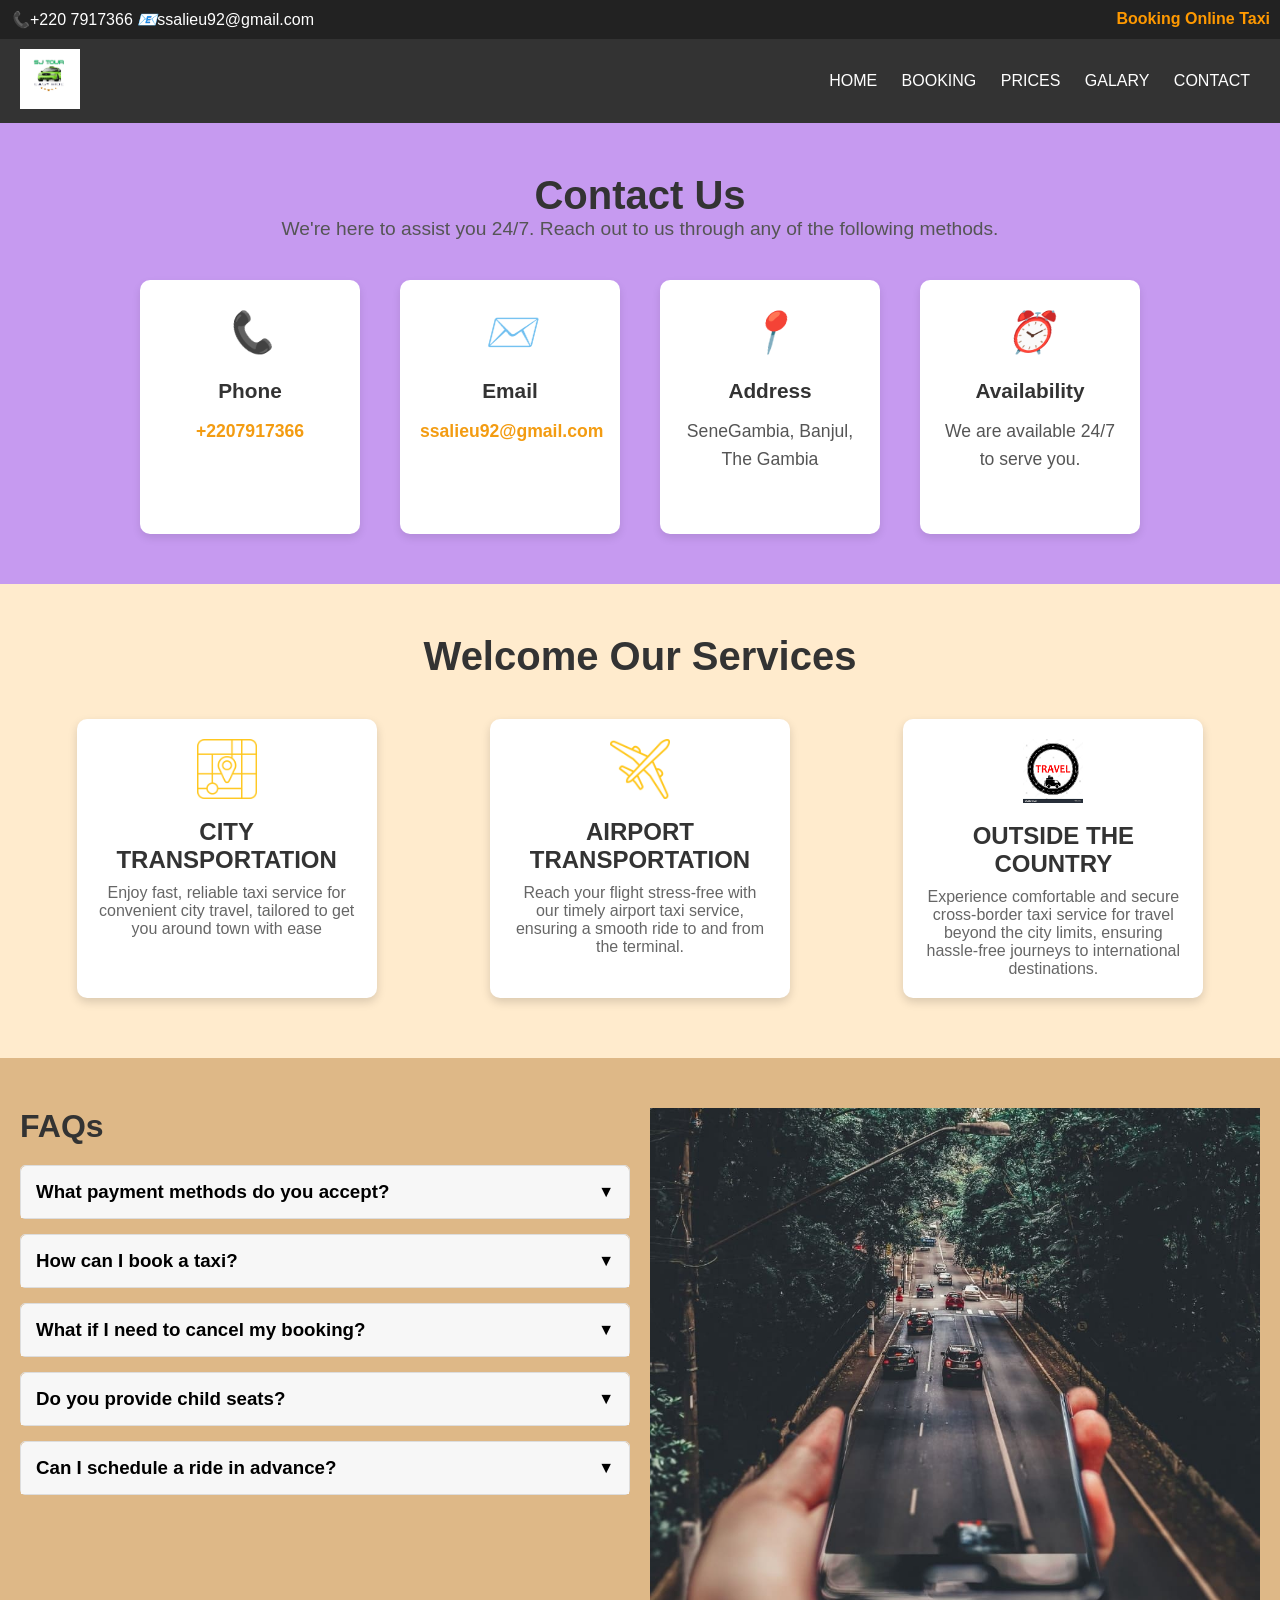
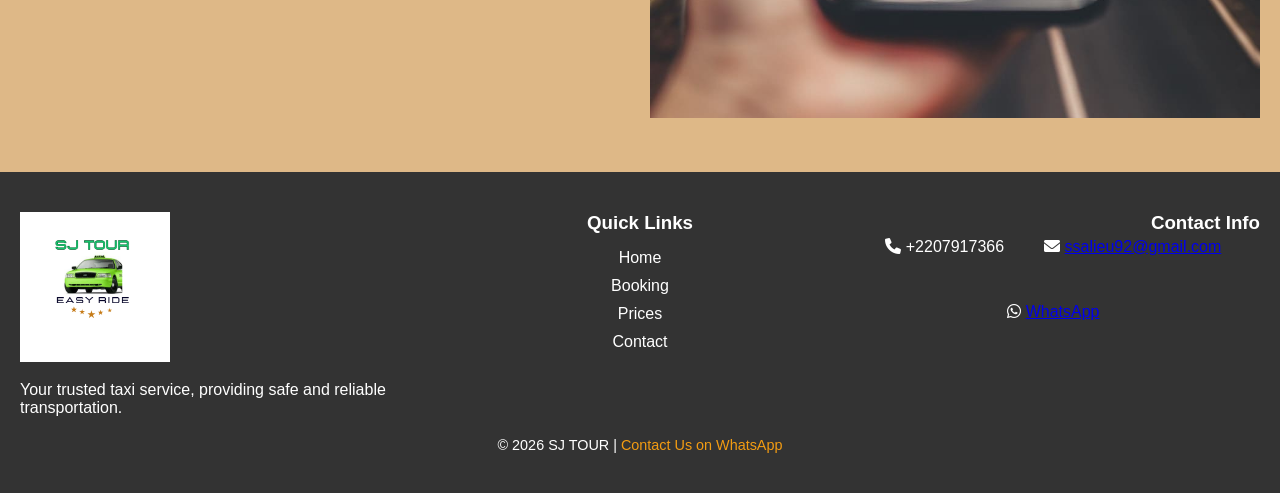
<file: contact.html>
<!DOCTYPE html>
<html lang="en">
<head>
    <meta charset="UTF-8">
    <meta name="viewport" content="width=device-width, initial-scale=1.0">
    <title>Contact US</title>
    <link rel="stylesheet" href="styles.css">
    <link rel="stylesheet" href="https://cdnjs.cloudflare.com/ajax/libs/font-awesome/6.0.0-beta3/css/all.min.css">

</head>
<body>

    <!-- Top Contact Bar -->
    <div class="top-bar">
        <div class="top-bar-left">
            <i class="phone-icon">📞</i><span>+220 7917366</span>
            <i class="email-icon">📧</i><span>ssalieu92@gmail.com</span>
        </div>
        <div class="top-bar-right">
            <a href="booking.html" class="booking-link">Booking Online Taxi</a>
        </div>
    </div>

    <!-- Navigation Bar -->
    <header>
        <div class="header-left">
            <img src="sj.png" alt="Taxi Logo" class="logo">
        </div>
        <nav class="header-right">
            <a href="index.html">HOME</a>
            <a href="booking.html">BOOKING</a>
            <a href="prices.html">PRICES</a>
            <a href="galary.html">GALARY</a>
            <a href="contact.html">CONTACT</a>
        </nav>
    </header>

<!-- Hero Section -->
<section class="contact-section">
    <h1>Contact Us</h1>
    <p>We're here to assist you 24/7. Reach out to us through any of the following methods.</p>

    <div class="contact-info">
        <div class="contact-item">
            <i class="icon-phone"></i>
            <h3>Phone</h3>
            <p><a href="tel:+2207007785">+2207917366</a></p>
        </div>

        <div class="contact-item">
            <i class="icon-envelope"></i>
            <h3>Email</h3>
            <p><a href="mailto:blayeras@hotmail.com">ssalieu92@gmail.com</a></p>
        </div>

        <div class="contact-item">
            <i class="icon-location"></i>
            <h3>Address</h3>
            <p>SeneGambia, Banjul, The Gambia</p>
        </div>

        <div class="contact-item">
            <i class="icon-clock"></i>
            <h3>Availability</h3>
            <p>We are available 24/7 to serve you.</p>
        </div>
    </div>
</section>


<section class="services">
    <h2>Welcome Our Services</h2>
    <div class="services-container">
        <div class="service-item">
            <div class="service-icon">
                <img src="cityride.png" alt="Service Icon 1">
            </div>
            <h3>CITY TRANSPORTATION</h3>
            <p>Enjoy fast, reliable taxi service for convenient city travel, tailored to get you around town with ease</p>
        </div>
        <div class="service-item">
            <div class="service-icon">
                <img src="airportride.png" alt="Service Icon 2">
            </div>
            <h3>AIRPORT TRANSPORTATION</h3>
            <p>Reach your flight stress-free with our timely airport taxi service, ensuring a smooth ride to and from the terminal.</p>
        </div>
        <div class="service-item">
            <div class="service-icon">
                <img src="outsidecountry.png" alt="Service Icon 3">
            </div>
            <h3>OUTSIDE THE COUNTRY</h3>
            <p>Experience comfortable and secure cross-border taxi service for travel beyond the city limits, ensuring hassle-free journeys to international destinations.</p>
        </div>
    </div>
</section>

<section class="faqs">
    <div class="faqs-container">
        <div class="faqs-left">
            <h2>FAQs</h2>
            <div class="faq-item">
                <div class="faq-title" onclick="toggleFAQ(1)">
                    <h3>What payment methods do you accept?</h3>
                    <span class="arrow">&#9660;</span>
                </div>
                <div class="faq-content" id="faq-1">
                    <p>We accept cash and major credit cards for your convenience.</p>
                </div>
            </div>
            
            <div class="faq-item">
                <div class="faq-title" onclick="toggleFAQ(2)">
                    <h3>How can I book a taxi?</h3>
                    <span class="arrow">&#9660;</span>
                </div>
                <div class="faq-content" id="faq-2">
                    <p>You can book a taxi through our website or mobile app easily.</p>
                </div>
            </div>
            <div class="faq-item">
                <div class="faq-title" onclick="toggleFAQ(3)">
                    <h3>What if I need to cancel my booking?</h3>
                    <span class="arrow">&#9660;</span>
                </div>
                <div class="faq-content" id="faq-3">
                    <p>You can cancel your booking through your account on our website.</p>
                </div>
            </div>
            <div class="faq-item">
                <div class="faq-title" onclick="toggleFAQ(4)">
                    <h3>Do you provide child seats?</h3>
                    <span class="arrow">&#9660;</span>
                </div>
                <div class="faq-content" id="faq-4">
                    <p>Yes, we can provide child seats upon request at the time of booking.</p>
                </div>
            </div>
            <div class="faq-item">
                <div class="faq-title" onclick="toggleFAQ(5)">
                    <h3>Can I schedule a ride in advance?</h3>
                    <span class="arrow">&#9660;</span>
                </div>
                <div class="faq-content" id="faq-5">
                    <p>Absolutely! You can schedule your ride for any time you need.</p>
                </div>
            </div>
        </div>
        <div class="faqs-right">
            <img src="FAQS.jpg" alt="FAQs Image">
        </div>
    </div>
</section>

<footer>
    <div class="footer-container">
        <div class="footer-left">
            <img src="sj.png" alt="Logo" class="footer-logo">
            <p>Your trusted taxi service, providing safe and reliable transportation.</p>
        </div>
        <div class="footer-middle">
            <h3>Quick Links</h3>
            <ul>
                <li><a href="index.html">Home</a></li>
                <li><a href="booking.html">Booking</a></li>
                <li><a href="prices.html">Prices</a></li>
                <li><a href="contact.html">Contact</a></li>
            </ul>
        </div>
        <div class="footer-right">
            <h3>Contact Info</h3>
            <div class="contact-info">
                <p><i class="fas fa-phone"></i> +2207917366</p>
                <p><i class="fas fa-envelope"></i> <a href="mailto:example@example.com">ssalieu92@gmail.com</a></p>
                <p><i class="fab fa-whatsapp"></i> <a href="https://wa.me/2203717366"> WhatsApp</a></p>
            </div>
        </div>
    </div>
    <div class="footer-bottom">
        <p>&copy; 2026 SJ TOUR | <a href="https://wa.me/2203717366">Contact Us on WhatsApp</a></p>
    </div>
</footer>


    
<script src="script.js"></script>
</body>
</html>
</file>
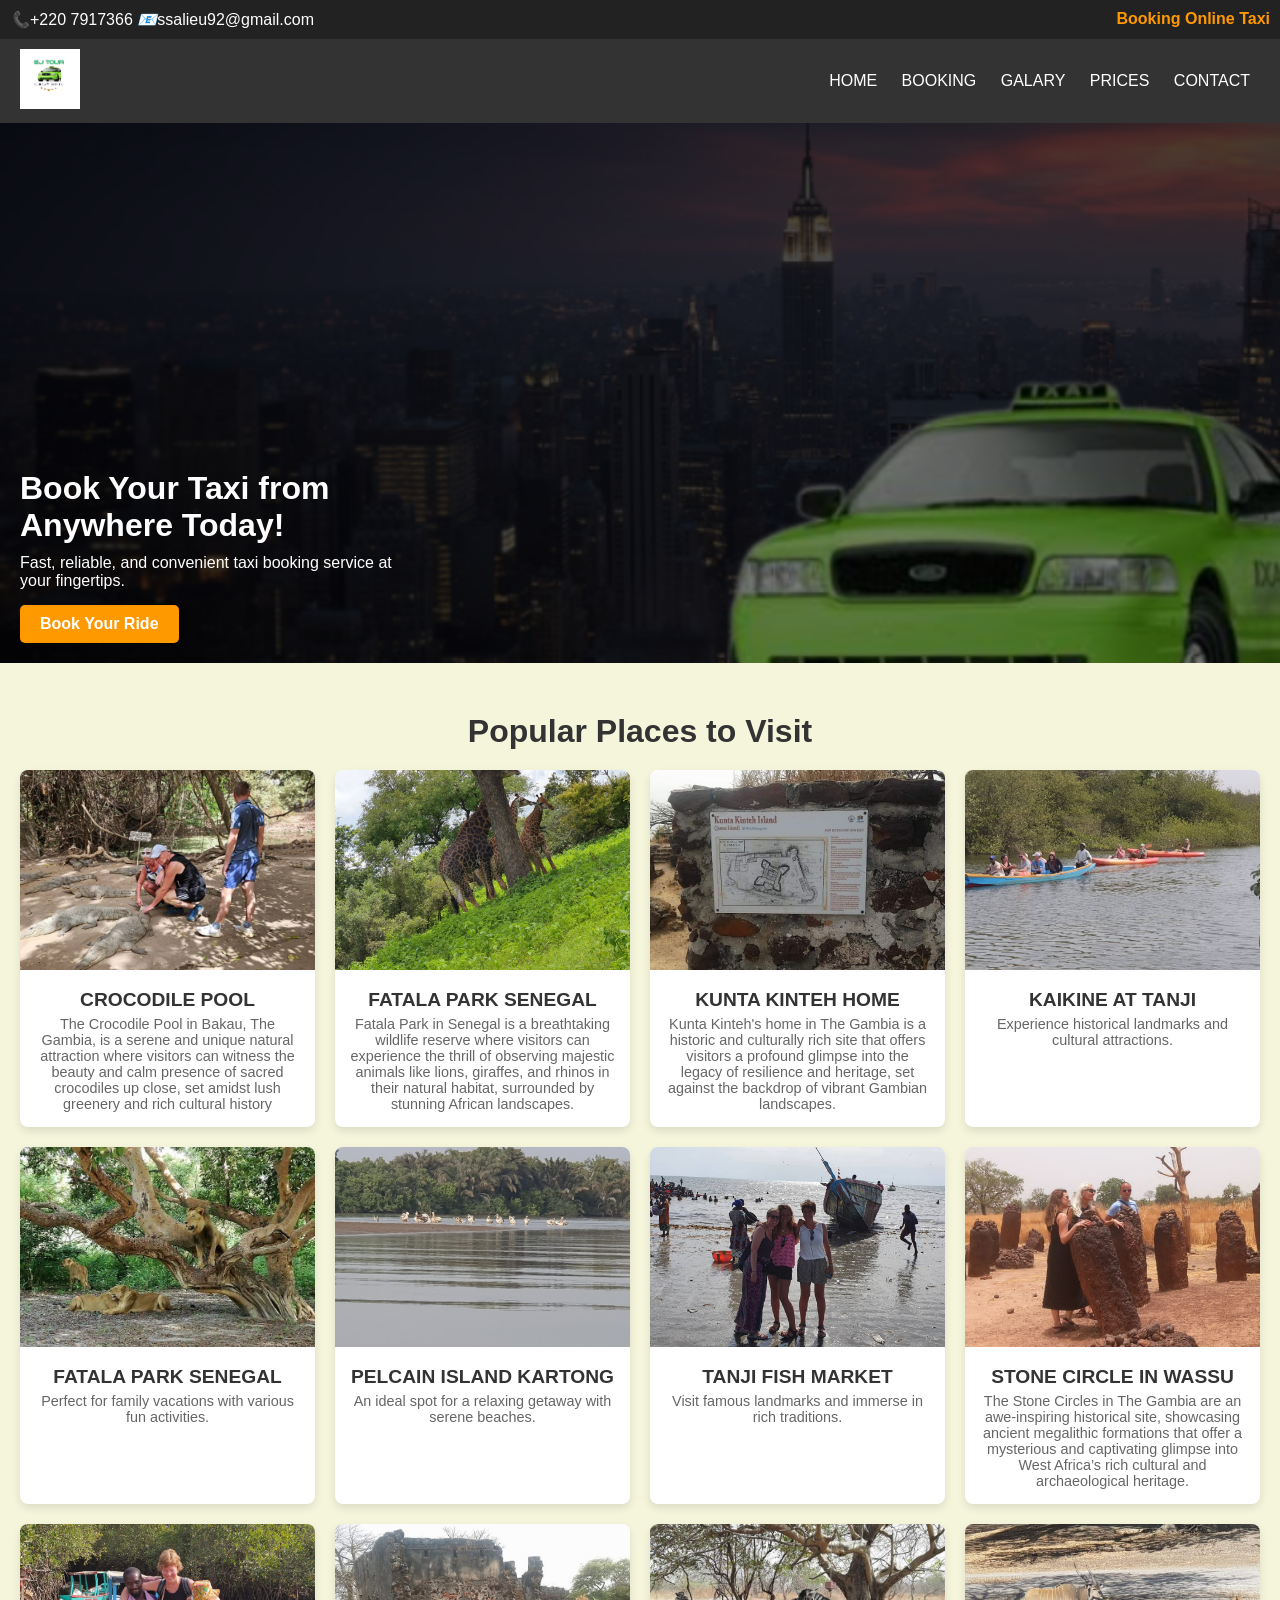
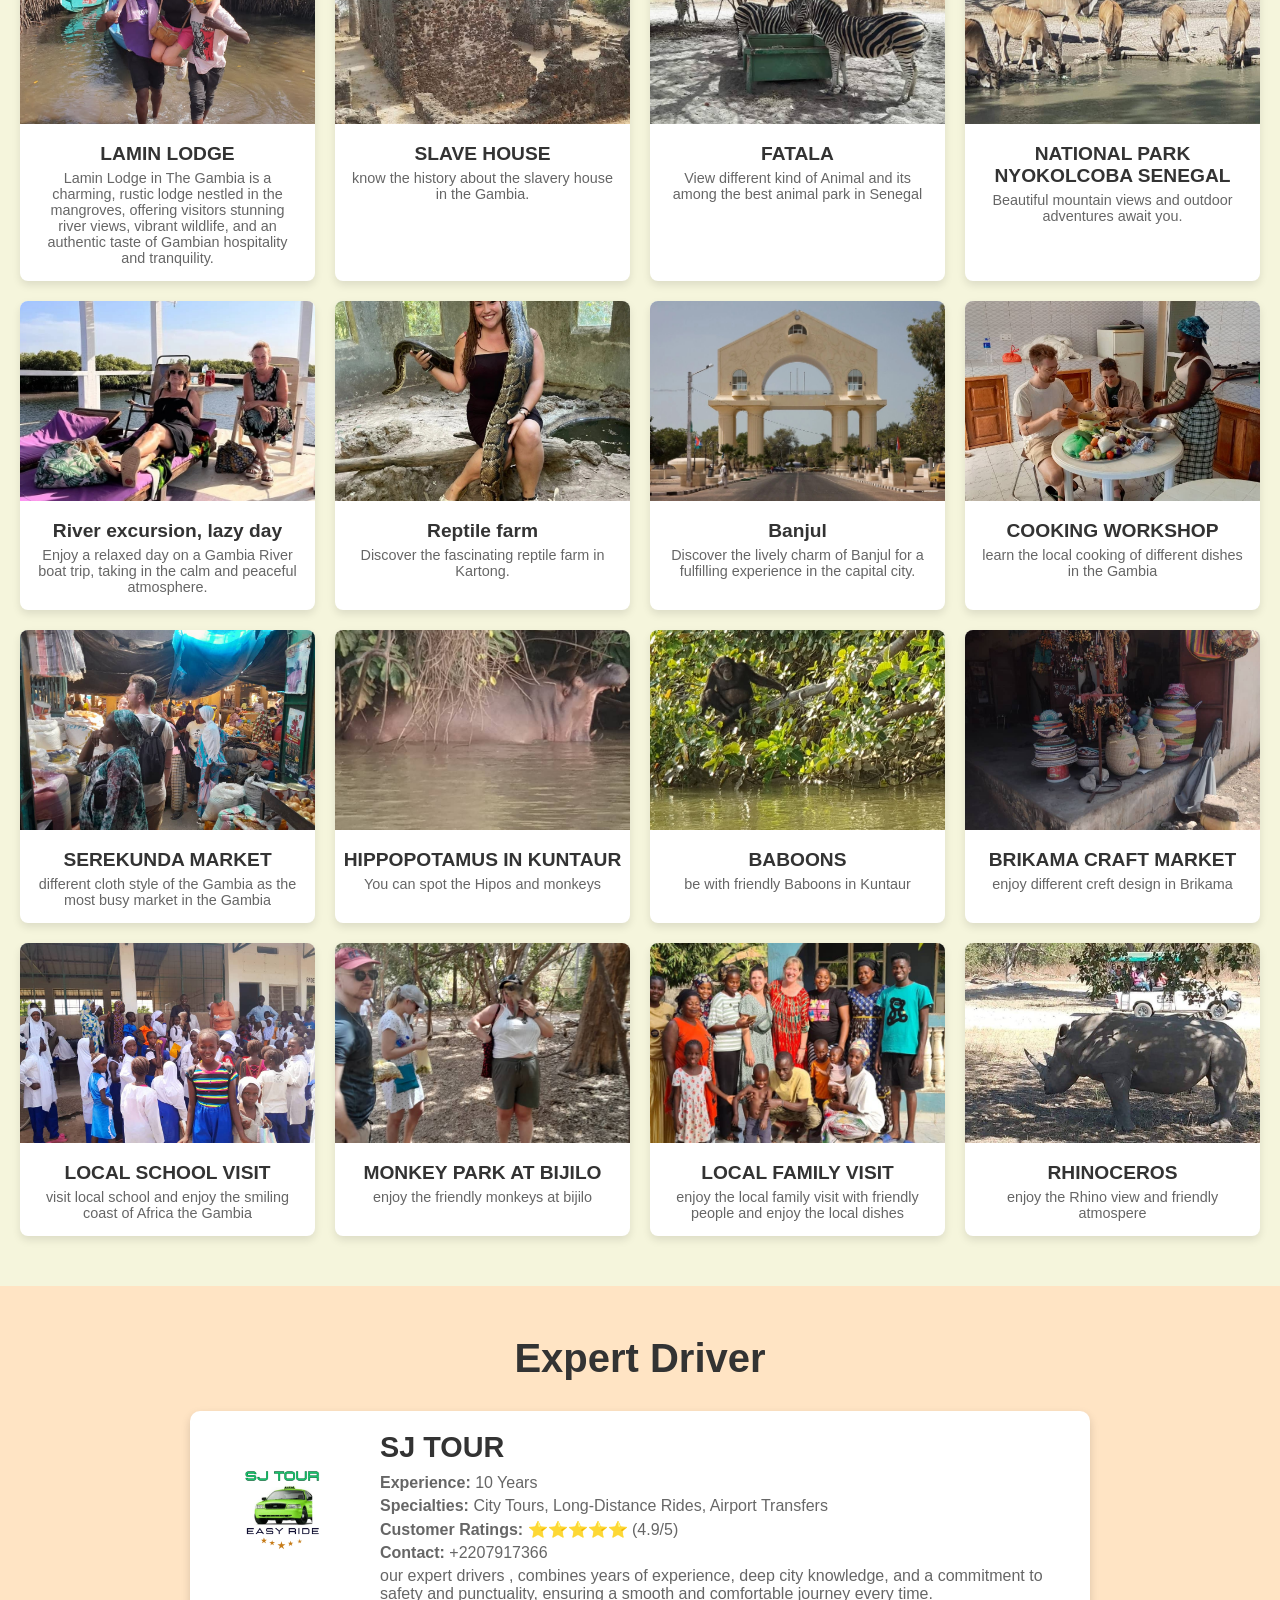
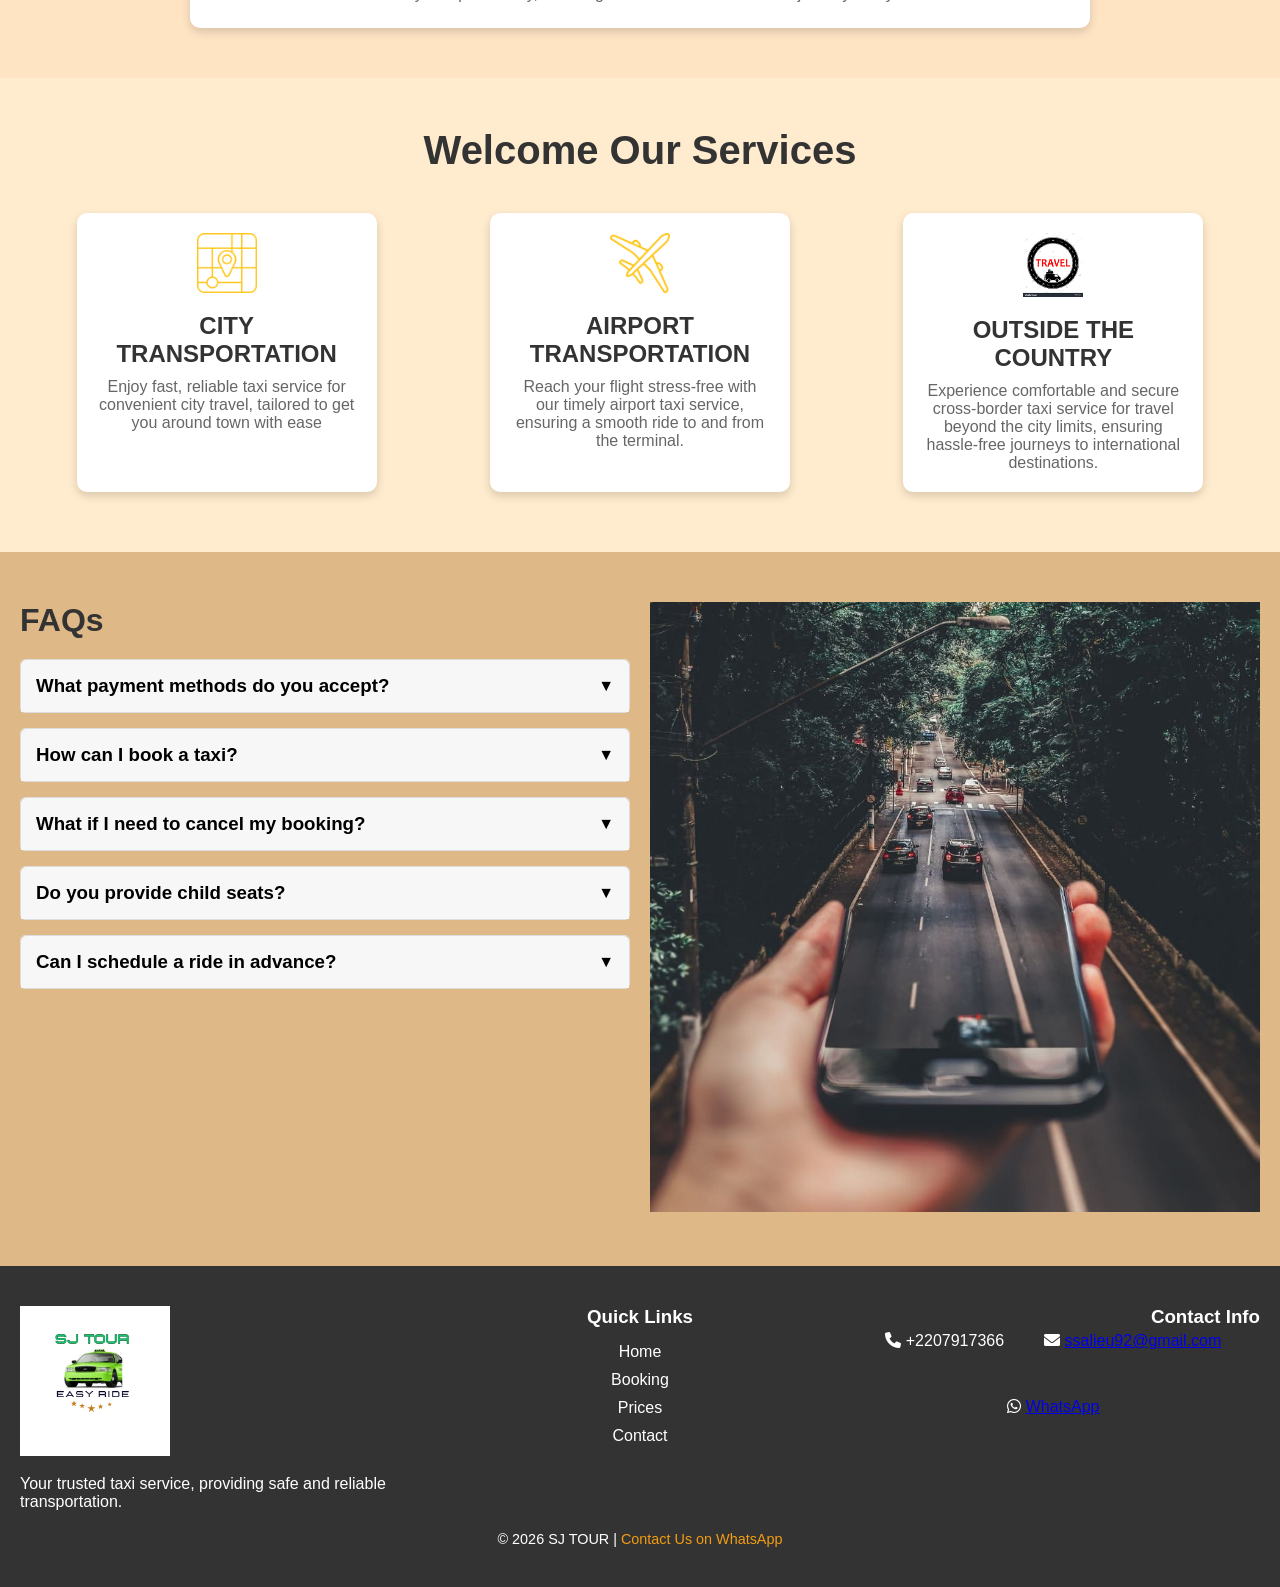
<file: galary.html>
<!DOCTYPE html>
<html lang="en">
<head>
    <meta charset="UTF-8">
    <meta name="viewport" content="width=device-width, initial-scale=1.0">
    <title> SJ TOUR Taxi Booking Service</title>
    <link rel="stylesheet" href="styles.css">
    <link rel="stylesheet" href="https://cdnjs.cloudflare.com/ajax/libs/font-awesome/6.0.0-beta3/css/all.min.css">

</head>
<body>

    <!-- Top Contact Bar -->
    <div class="top-bar">
        <div class="top-bar-left">
            <i class="phone-icon">📞</i><span>+220 7917366</span>
            <i class="email-icon">📧</i><span>ssalieu92@gmail.com</span>
        </div>
        <div class="top-bar-right">
            <a href="booking.html" class="booking-link">Booking Online Taxi</a>
        </div>
    </div>

    <!-- Navigation Bar -->
    <header>
        <div class="header-left">
           <a href="index.html"> <img src="sj.png" alt="Taxi Logo" class="logo"></a>
        </div>
        <nav class="header-right">
            <a href="index.html">HOME</a>
            <a href="booking.html">BOOKING</a>
            <a href="galary.html">GALARY</a>
            <a href="prices.html">PRICES</a>
            <a href="contact.html">CONTACT</a>
        </nav>
    </header>

<!-- Hero Section -->
<section class="hero-section">
    <img src="firstimage.png" alt="Taxi booking background" class="hero-image">
    <div class="hero-content">
        <h1>Book Your Taxi from Anywhere Today!</h1>
        <p>Fast, reliable, and convenient taxi booking service at your fingertips.</p>
        <a href="booking.html" class="book-ride-btn">Book Your Ride</a>
    </div>
</section>

<section class="places-to-visit">
    <h2>Popular Places to Visit</h2>
    <div class="places-grid">
        <!-- Row 1 -->
        <div class="place-item">
            <img src="crocodilepool.jpg" alt="Place 1">
            <h3>CROCODILE POOL</h3>
            <p>The Crocodile Pool in Bakau, The Gambia, is a serene and unique natural attraction where visitors can witness the beauty and calm presence of sacred crocodiles up close, set amidst lush greenery and rich cultural history</p>
        </div>
        <div class="place-item">
            <img src="Giraphy.jpg" alt="Place 2">
            <h3>FATALA PARK SENEGAL</h3>
            <p>Fatala Park in Senegal is a breathtaking wildlife reserve where visitors can experience the thrill of observing majestic animals like lions, giraffes, and rhinos in their natural habitat, surrounded by stunning African landscapes.</p>
        </div>
        <div class="place-item">
            <img src="kuntakinteh.jpg" alt="Place 3">
            <h3>KUNTA KINTEH HOME</h3>
            <p>Kunta Kinteh's home in The Gambia is a historic and culturally rich site that offers visitors a profound glimpse into the legacy of resilience and heritage, set against the backdrop of vibrant Gambian landscapes.</p>
        </div>
        
        <!-- Row 2 -->
        <div class="place-item">
            <img src="kaikine.jpg" alt="Place 4">
            <h3>KAIKINE AT TANJI</h3>
            <p>Experience historical landmarks and cultural attractions.</p>
        </div>
        <div class="place-item">
            <img src="lions.jpg" alt="Place 5">
            <h3>FATALA PARK SENEGAL</h3>
            <p>Perfect for family vacations with various fun activities.</p>
        </div>
        <div class="place-item">
            <img src="seaview.jpg" alt="Place 6">
            <h3>PELCAIN ISLAND KARTONG</h3>
            <p>An ideal spot for a relaxing getaway with serene beaches.</p>
        </div>
        
        <!-- Row 3 (if needed) -->
        <div class="place-item">
            <img src="tanji.jpg" alt="Place 7">
            <h3>TANJI FISH MARKET</h3>
            <p>Visit famous landmarks and immerse in rich traditions.</p>
        </div>
        <div class="place-item">
            <img src="stonecircle.jpg" alt="Place 8">
            <h3>STONE CIRCLE IN WASSU</h3>
            <p>The Stone Circles in The Gambia are an awe-inspiring historical site, showcasing ancient megalithic formations that offer a mysterious and captivating glimpse into West Africa’s rich cultural and archaeological heritage.</p>
        </div>
        <div class="place-item">
            <img src="laminsea.jpg" alt="Place 9">
            <h3>LAMIN LODGE</h3>
            <p>Lamin Lodge in The Gambia is a charming, rustic lodge nestled in the mangroves, offering visitors stunning river views, vibrant wildlife, and an authentic taste of Gambian hospitality and tranquility.</p>
        </div>
        <div class="place-item">
            <img src="slave.jpg" alt="Place 9">
            <h3>SLAVE HOUSE</h3>
            <p> know the history about the slavery house in the Gambia.</p>
        </div>
        <div class="place-item">
            <img src="zibra.jpg" alt="Place 9">
            <h3>FATALA</h3>
            <p>View different kind of Animal and its among the best animal park in Senegal</p>
        </div>
        <div class="place-item">
            <img src="smallanimal.jpg" alt="Place 9">
            <h3>NATIONAL PARK NYOKOLCOBA SENEGAL</h3>
            <p>Beautiful mountain views and outdoor adventures await you.</p>
        </div>
        
        <div class="place-item">
            <img src="lazyday.png" alt="Place 9">
            <h3>River excursion, lazy day</h3>
            <p>Enjoy a relaxed day on a Gambia River boat trip, taking in the calm and peaceful atmosphere.</p>
        </div>
        <div class="place-item">
            <img src="reptile farm.png" alt="Place 9">
            <h3>Reptile farm</h3>
            <p>Discover the fascinating reptile farm in Kartong.</p>
        </div>
        <div class="place-item">
            <img src="banjul.png" alt="Place 9">
            <h3>Banjul</h3>
            <p>Discover the lively charm of Banjul for a fulfilling experience in the capital city.</p>
        </div>
        <div class="place-item">
            <img src="cooking.jpg" alt="Place 9">
            <h3>COOKING WORKSHOP</h3>
            <p>learn the local cooking of different dishes in the Gambia</p>
        </div>
        <div class="place-item">
            <img src="serekundamarket.jpg" alt="Place 9">
            <h3>SEREKUNDA MARKET</h3>
            <p>different cloth style of the Gambia as the most busy market in the Gambia</p>
        </div>
        <div class="place-item">
            <img src="hipo.jpg" alt="Place 9">
            <h3>HIPPOPOTAMUS IN KUNTAUR</h3>
            <p>You can spot the Hipos and monkeys</p>
        </div>
        <div class="place-item">
            <img src="babonisland.jpg" alt="Place 9">
            <h3>BABOONS</h3>
            <p>be with friendly Baboons in Kuntaur</p>
        </div>
        <div class="place-item">
            <img src="brikama.jpg" alt="Place 9">
            <h3>BRIKAMA CRAFT MARKET</h3>
            <p>enjoy different creft design in Brikama </p>
        </div>
        <div class="place-item">
            <img src="localschool.jpg" alt="Place 9">
            <h3>LOCAL SCHOOL VISIT</h3>
            <p>visit local school and enjoy the smiling coast of Africa the Gambia</p>
        </div>
        <div class="place-item">
            <img src="monkeyPark.jpg" alt="Place 9">
            <h3>MONKEY PARK AT BIJILO</h3>
            <p>enjoy the friendly monkeys at bijilo </p>
        </div>
        <div class="place-item">
            <img src="familyVisit.jpg" alt="Place 9">
            <h3>LOCAL FAMILY VISIT</h3>
            <p>enjoy the local family visit with friendly people and enjoy the local dishes</p>
        </div>
        <div class="place-item">
            <img src="safary.jpg" alt="Place 9">
            <h3>RHINOCEROS</h3>
            <p>enjoy the Rhino view and friendly atmospere </p>
        </div>
    </div>
</section>

<section class="expert-driver">
    <h2>Expert Driver</h2>
    <div class="driver-profile">
        <div class="driver-image">
            <img src="sj.png" alt="Expert Driver">
        </div>
        <div class="driver-details">
            <h3>SJ TOUR</h3>
            <p><strong>Experience:</strong> 10 Years</p>
            <p><strong>Specialties:</strong> City Tours, Long-Distance Rides, Airport Transfers</p>
            <p><strong>Customer Ratings:</strong> ⭐⭐⭐⭐⭐ (4.9/5)</p>
            <p><strong>Contact:</strong> +2207917366</p>
            <p>our expert drivers , combines years of experience, deep city knowledge, and a commitment to safety and punctuality, ensuring a smooth and comfortable journey every time.</p>
        </div>
    </div>
</section>

<section class="services">
    <h2>Welcome Our Services</h2>
    <div class="services-container">
        <div class="service-item">
            <div class="service-icon">
                <img src="cityride.png" alt="Service Icon 1">
            </div>
            <h3>CITY TRANSPORTATION</h3>
            <p>Enjoy fast, reliable taxi service for convenient city travel, tailored to get you around town with ease</p>
        </div>
        <div class="service-item">
            <div class="service-icon">
                <img src="airportride.png" alt="Service Icon 2">
            </div>
            <h3>AIRPORT TRANSPORTATION</h3>
            <p>Reach your flight stress-free with our timely airport taxi service, ensuring a smooth ride to and from the terminal.</p>
        </div>
        <div class="service-item">
            <div class="service-icon">
                <img src="outsidecountry.png" alt="Service Icon 3">
            </div>
            <h3>OUTSIDE THE COUNTRY</h3>
            <p>Experience comfortable and secure cross-border taxi service for travel beyond the city limits, ensuring hassle-free journeys to international destinations.</p>
        </div>
    </div>
</section>

<section class="faqs">
    <div class="faqs-container">
        <div class="faqs-left">
            <h2>FAQs</h2>
            <div class="faq-item">
                <div class="faq-title" onclick="toggleFAQ(1)">
                    <h3>What payment methods do you accept?</h3>
                    <span class="arrow">&#9660;</span>
                </div>
                <div class="faq-content" id="faq-1">
                    <p>We accept cash and major credit cards for your convenience.</p>
                </div>
            </div>
            
            <div class="faq-item">
                <div class="faq-title" onclick="toggleFAQ(2)">
                    <h3>How can I book a taxi?</h3>
                    <span class="arrow">&#9660;</span>
                </div>
                <div class="faq-content" id="faq-2">
                    <p>You can book a taxi through our website or mobile app easily.</p>
                </div>
            </div>
            <div class="faq-item">
                <div class="faq-title" onclick="toggleFAQ(3)">
                    <h3>What if I need to cancel my booking?</h3>
                    <span class="arrow">&#9660;</span>
                </div>
                <div class="faq-content" id="faq-3">
                    <p>You can cancel your booking through your account on our website.</p>
                </div>
            </div>
            <div class="faq-item">
                <div class="faq-title" onclick="toggleFAQ(4)">
                    <h3>Do you provide child seats?</h3>
                    <span class="arrow">&#9660;</span>
                </div>
                <div class="faq-content" id="faq-4">
                    <p>Yes, we can provide child seats upon request at the time of booking.</p>
                </div>
            </div>
            <div class="faq-item">
                <div class="faq-title" onclick="toggleFAQ(5)">
                    <h3>Can I schedule a ride in advance?</h3>
                    <span class="arrow">&#9660;</span>
                </div>
                <div class="faq-content" id="faq-5">
                    <p>Absolutely! You can schedule your ride for any time you need.</p>
                </div>
            </div>
        </div>
        <div class="faqs-right">
            <img src="FAQS.jpg" alt="FAQs Image">
        </div>
    </div>
</section>

<footer>
    <div class="footer-container">
        <div class="footer-left">
            <img src="sj.png" alt="Logo" class="footer-logo">
            <p>Your trusted taxi service, providing safe and reliable transportation.</p>
        </div>
        <div class="footer-middle">
            <h3>Quick Links</h3>
            <ul>
                <li><a href="index.html">Home</a></li>
                <li><a href="booking.html">Booking</a></li>
                <li><a href="prices.html">Prices</a></li>
                <li><a href="contact.html">Contact</a></li>
            </ul>
        </div>
        <div class="footer-right">
            <h3>Contact Info</h3>
            <div class="contact-info">
                <p><i class="fas fa-phone"></i> +2207917366</p>
                <p><i class="fas fa-envelope"></i> <a href="mailto:example@example.com">ssalieu92@gmail.com</a></p>
                <p><i class="fab fa-whatsapp"></i> <a href="https://wa.me/2203717366"> WhatsApp</a></p>
            </div>
        </div>
    </div>
    <div class="footer-bottom">
        <p>&copy; 2026 SJ TOUR | <a href="https://wa.me/2203717366">Contact Us on WhatsApp</a></p>
    </div>
</footer>


    
<script src="script.js"></script>
</body>
</html>
</file>
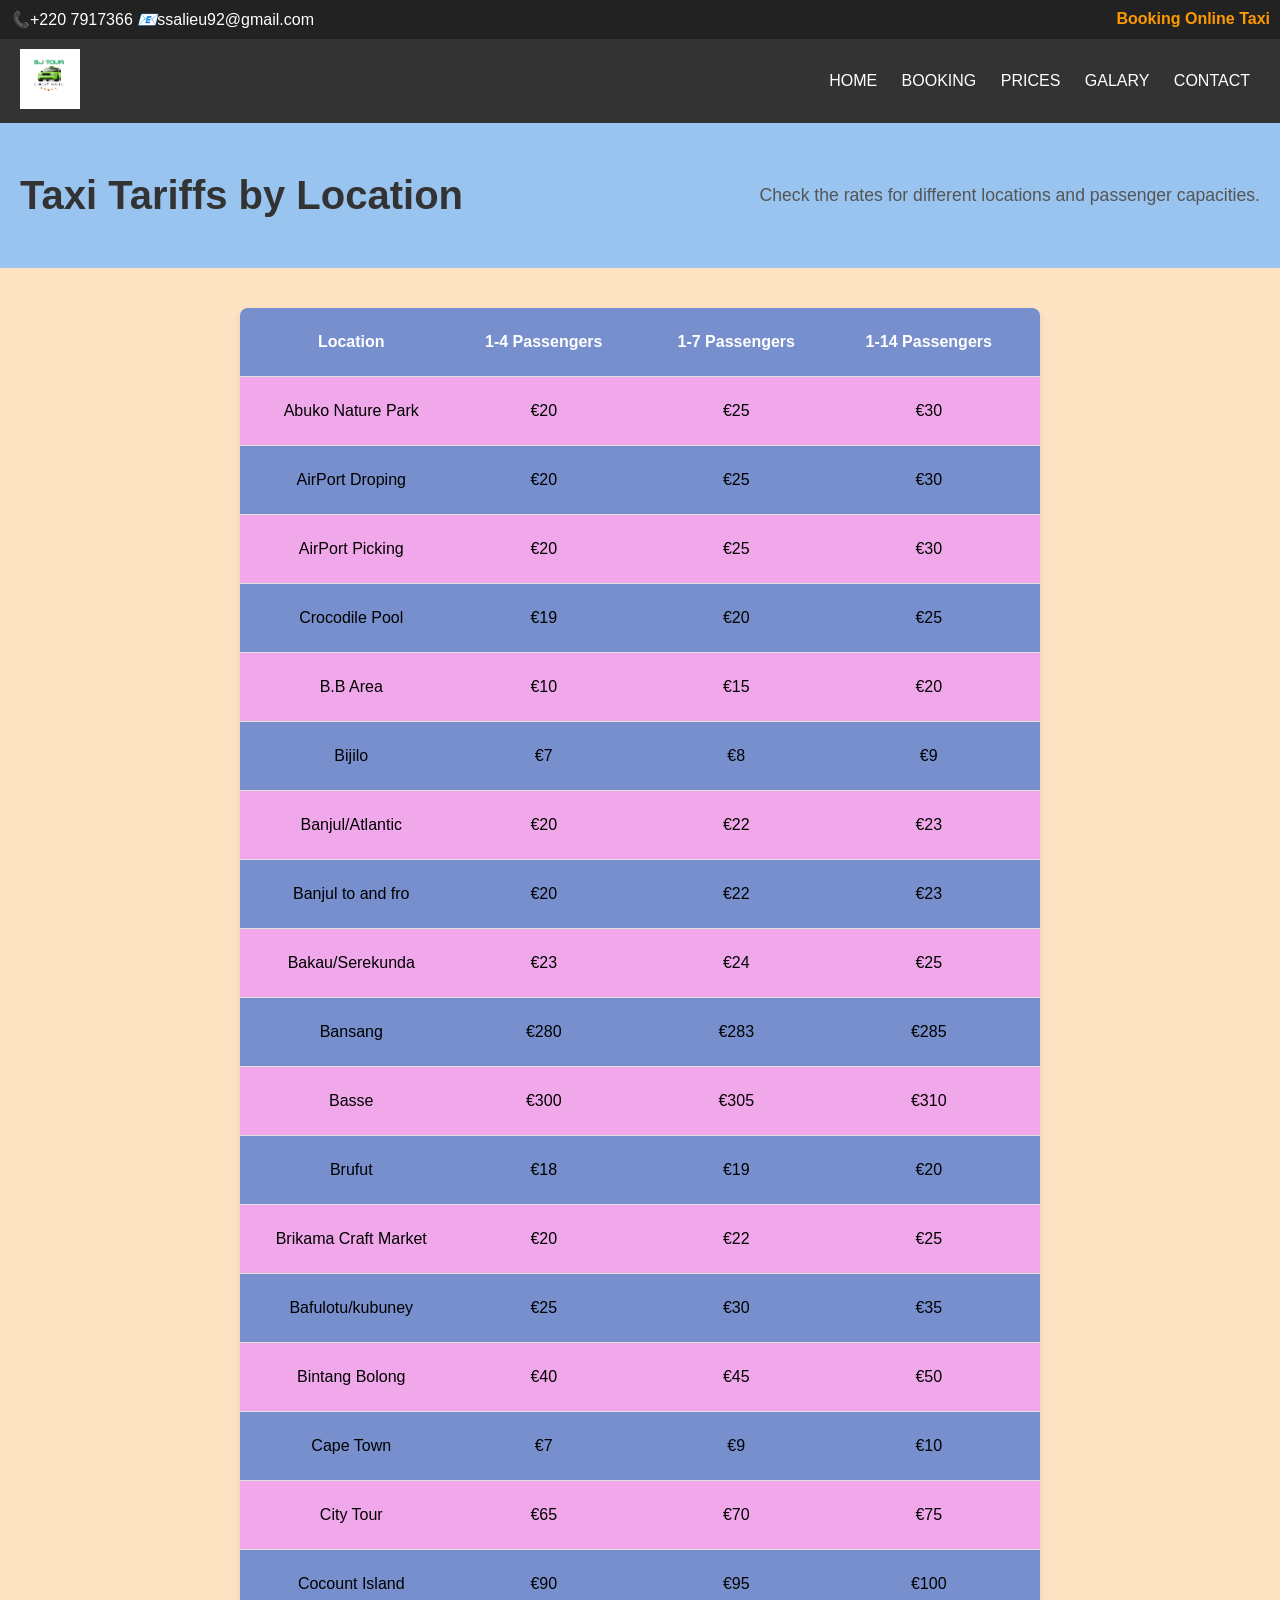
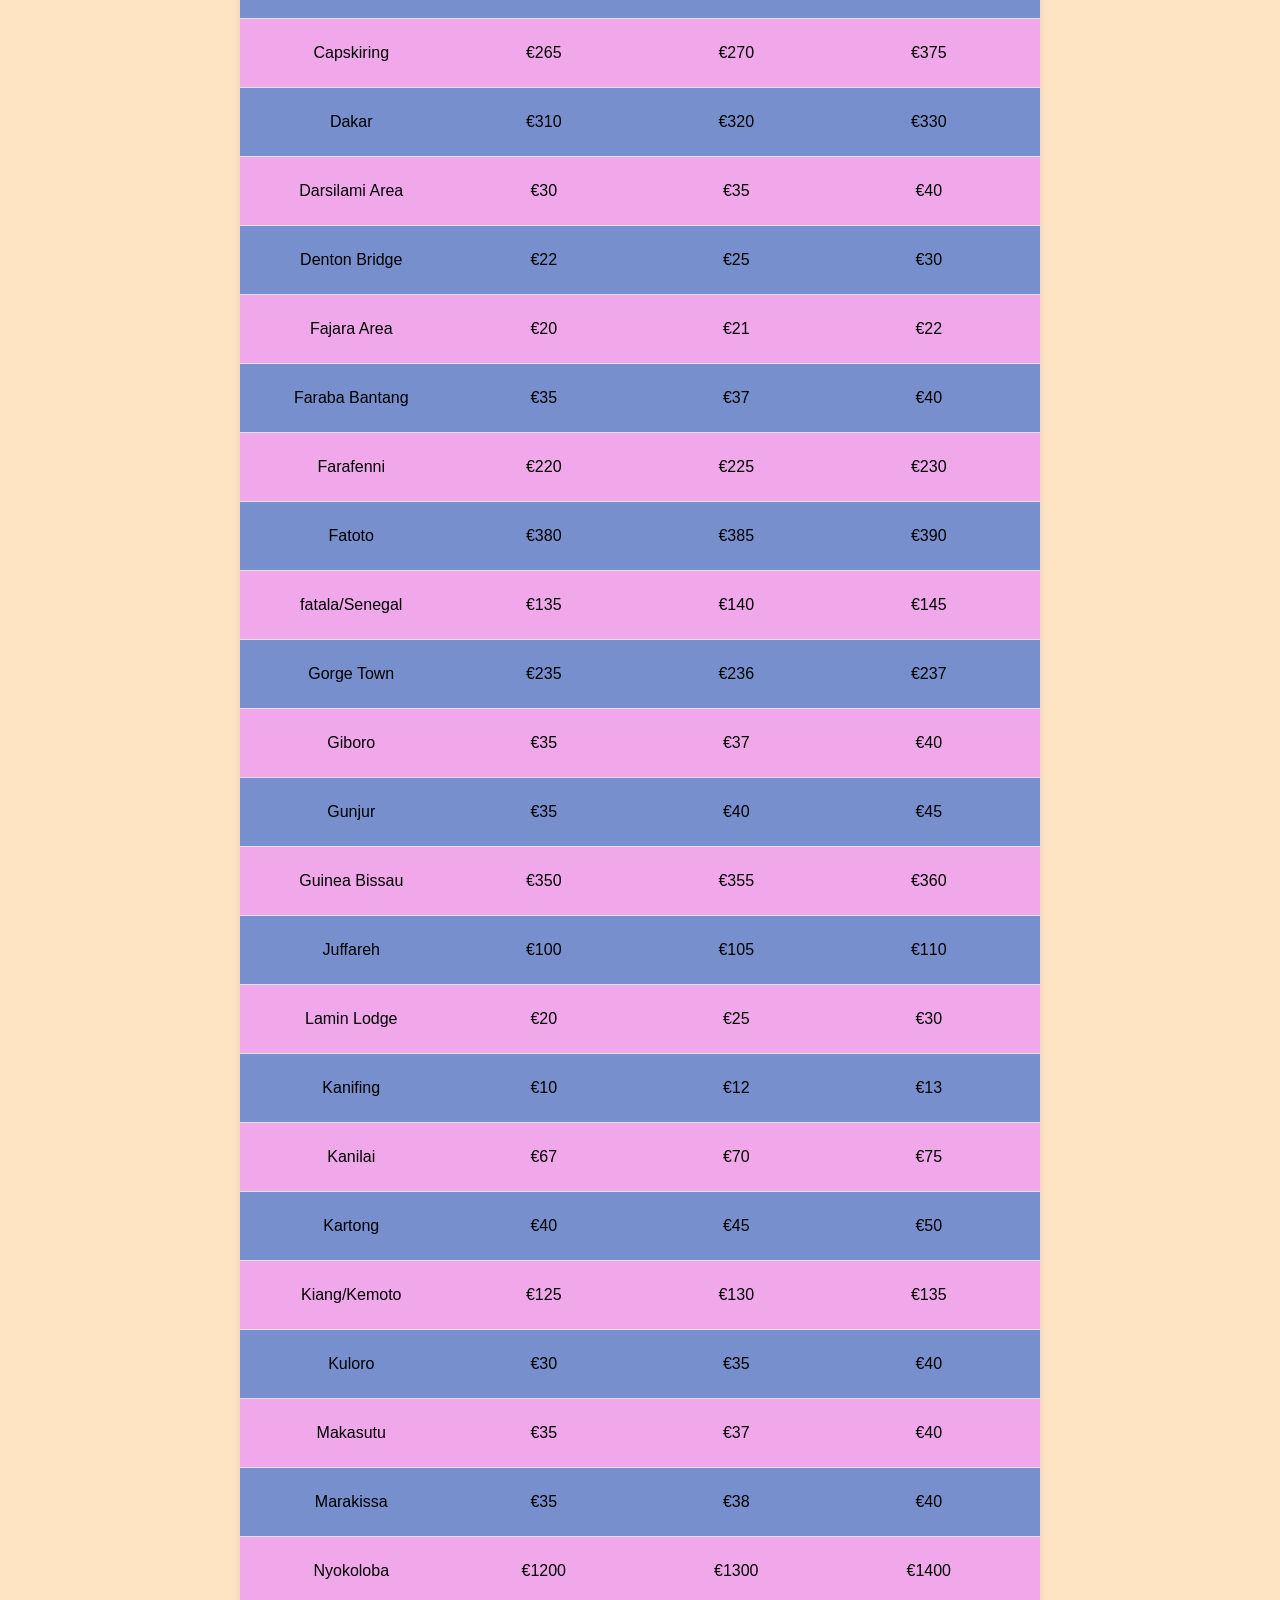
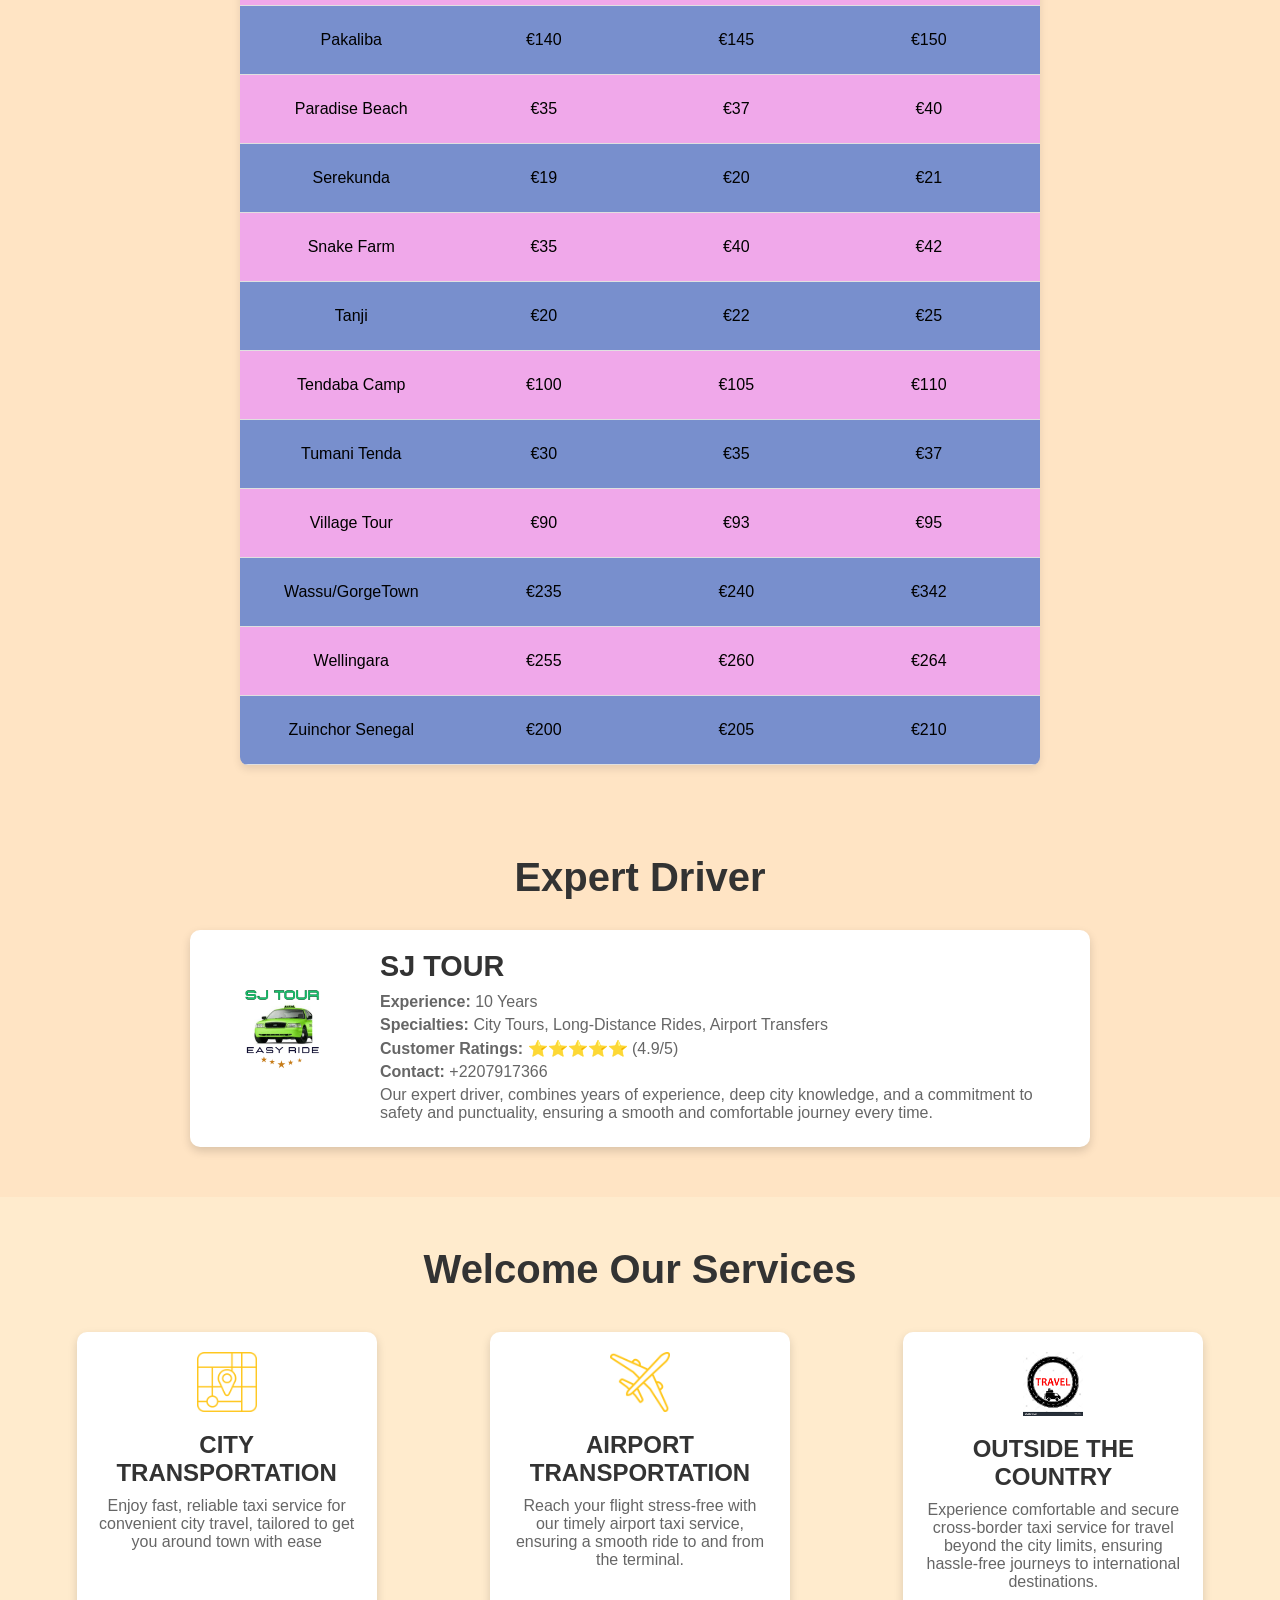
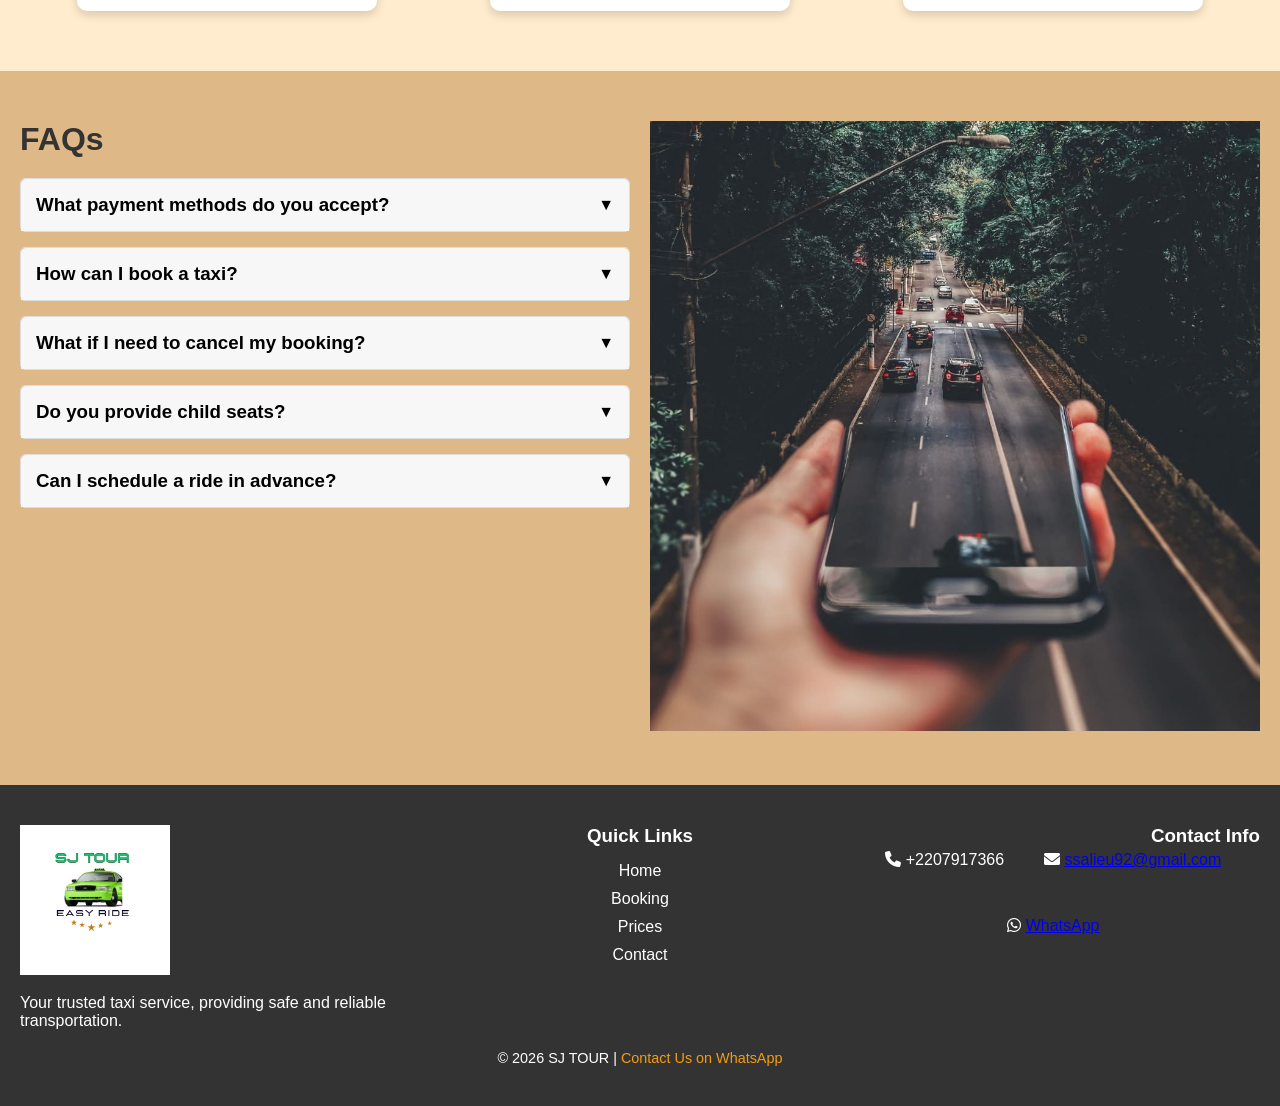
<file: prices.html>
<!DOCTYPE html>
<html lang="en">
<head>
    <meta charset="UTF-8">
    <meta name="viewport" content="width=device-width, initial-scale=1.0">
    <title> SJ TOUR Taxi Booking Service</title>
    <link rel="stylesheet" href="styles.css">
    <link rel="stylesheet" href="https://cdnjs.cloudflare.com/ajax/libs/font-awesome/6.0.0-beta3/css/all.min.css">

</head>
<body>

    <!-- Top Contact Bar -->
    <div class="top-bar">
        <div class="top-bar-left">
            <i class="phone-icon">📞</i><span>+220 7917366</span>
            <i class="email-icon">📧</i><span>ssalieu92@gmail.com</span>
        </div>
        <div class="top-bar-right">
            <a href="booking.html" class="booking-link">Booking Online Taxi</a>
        </div>
    </div>

    <!-- Navigation Bar -->
    <header>
        <div class="header-left">
            <img src="sj.png" alt="Taxi Logo" class="logo">
        </div>
        <nav class="header-right">
            <a href="index.html">HOME</a>
            <a href="booking.html">BOOKING</a>
            <a href="prices.html">PRICES</a>
            <a href="galary.html">GALARY</a>
            <a href="contact.html">CONTACT</a>
        </nav>
    </header>

<!-- Hero Section -->
<header class="tariff-header">
    <h1>Taxi Tariffs by Location</h1>
    <p>Check the rates for different locations and passenger capacities.</p>
</header>

<!-- Tariff Table Section -->
<section class="tariff-section">
    <div class="tariff-container">
        <div class="tariff-row tariff-header-row">
            <div class="tariff-col">Location</div>
            <div class="tariff-col">1-4 Passengers</div>
            <div class="tariff-col">1-7 Passengers</div>
            <div class="tariff-col">1-14 Passengers</div>
        </div>
        
        <!-- Row Example - Repeat for 57 rows with different data -->
        <div class="tariff-row">
            <div class="tariff-col">Abuko Nature Park</div>
            <div class="tariff-col">€20</div>
            <div class="tariff-col">€25</div>
            <div class="tariff-col">€30</div>
        </div>
        <div class="tariff-row">
            <div class="tariff-col">AirPort Droping</div>
            <div class="tariff-col">€20</div>
            <div class="tariff-col">€25</div>
            <div class="tariff-col">€30</div>
        </div>
        <div class="tariff-row">
            <div class="tariff-col">AirPort Picking</div>
            <div class="tariff-col">€20</div>
            <div class="tariff-col">€25</div>
            <div class="tariff-col">€30</div>
        </div>
        <div class="tariff-row">
            <div class="tariff-col">Crocodile Pool</div>
            <div class="tariff-col">€19</div>
            <div class="tariff-col">€20</div>
            <div class="tariff-col">€25</div>
        </div> <div class="tariff-row">
            <div class="tariff-col">B.B Area</div>
            <div class="tariff-col">€10</div>
            <div class="tariff-col">€15</div>
            <div class="tariff-col">€20</div>
        </div> <div class="tariff-row">
            <div class="tariff-col">Bijilo</div>
            <div class="tariff-col">€7</div>
            <div class="tariff-col">€8</div>
            <div class="tariff-col">€9</div>
        </div> <div class="tariff-row">
            <div class="tariff-col">Banjul/Atlantic</div>
            <div class="tariff-col">€20</div>
            <div class="tariff-col">€22</div>
            <div class="tariff-col">€23</div>
        </div> <div class="tariff-row">
            <div class="tariff-col">Banjul to and fro</div>
            <div class="tariff-col">€20</div>
            <div class="tariff-col">€22</div>
            <div class="tariff-col">€23</div>
        </div> <div class="tariff-row">
            <div class="tariff-col">Bakau/Serekunda</div>
            <div class="tariff-col">€23</div>
            <div class="tariff-col">€24</div>
            <div class="tariff-col">€25</div>
        </div> <div class="tariff-row">
            <div class="tariff-col">Bansang</div>
            <div class="tariff-col">€280</div>
            <div class="tariff-col">€283</div>
            <div class="tariff-col">€285</div>
        </div> <div class="tariff-row">
            <div class="tariff-col">Basse</div>
            <div class="tariff-col">€300</div>
            <div class="tariff-col">€305</div>
            <div class="tariff-col">€310</div>
        </div> <div class="tariff-row">
            <div class="tariff-col">Brufut</div>
            <div class="tariff-col">€18</div>
            <div class="tariff-col">€19</div>
            <div class="tariff-col">€20</div>
        </div> <div class="tariff-row">
            <div class="tariff-col">Brikama Craft Market</div>
            <div class="tariff-col">€20</div>
            <div class="tariff-col">€22</div>
            <div class="tariff-col">€25</div>
        </div> <div class="tariff-row">
            <div class="tariff-col">Bafulotu/kubuney</div>
            <div class="tariff-col">€25</div>
            <div class="tariff-col">€30</div>
            <div class="tariff-col">€35</div>
        </div> <div class="tariff-row">
            <div class="tariff-col">Bintang Bolong</div>
            <div class="tariff-col">€40</div>
            <div class="tariff-col">€45</div>
            <div class="tariff-col">€50</div>
        </div> <div class="tariff-row">
            <div class="tariff-col">Cape Town</div>
            <div class="tariff-col">€7</div>
            <div class="tariff-col">€9</div>
            <div class="tariff-col">€10</div>
        </div> <div class="tariff-row">
            <div class="tariff-col">City Tour</div>
            <div class="tariff-col">€65</div>
            <div class="tariff-col">€70</div>
            <div class="tariff-col">€75</div>
        </div> <div class="tariff-row">
            <div class="tariff-col">Cocount Island</div>
            <div class="tariff-col">€90</div>
            <div class="tariff-col">€95</div>
            <div class="tariff-col">€100</div>
        </div> <div class="tariff-row">
            <div class="tariff-col">Capskiring</div>
            <div class="tariff-col">€265</div>
            <div class="tariff-col">€270</div>
            <div class="tariff-col">€375</div>
        </div> <div class="tariff-row">
            <div class="tariff-col">Dakar</div>
            <div class="tariff-col">€310</div>
            <div class="tariff-col">€320</div>
            <div class="tariff-col">€330</div>
        </div> <div class="tariff-row">
            <div class="tariff-col">Darsilami Area</div>
            <div class="tariff-col">€30</div>
            <div class="tariff-col">€35</div>
            <div class="tariff-col">€40</div>
        </div> <div class="tariff-row">
            <div class="tariff-col">Denton Bridge</div>
            <div class="tariff-col">€22</div>
            <div class="tariff-col">€25</div>
            <div class="tariff-col">€30</div>
        </div> <div class="tariff-row">
            <div class="tariff-col">Fajara Area</div>
            <div class="tariff-col">€20</div>
            <div class="tariff-col">€21</div>
            <div class="tariff-col">€22</div>
        </div> <div class="tariff-row">
            <div class="tariff-col">Faraba Bantang</div>
            <div class="tariff-col">€35</div>
            <div class="tariff-col">€37</div>
            <div class="tariff-col">€40</div>
        </div> <div class="tariff-row">
            <div class="tariff-col">Farafenni</div>
            <div class="tariff-col">€220</div>
            <div class="tariff-col">€225</div>
            <div class="tariff-col">€230</div>
        </div> <div class="tariff-row">
            <div class="tariff-col">Fatoto</div>
            <div class="tariff-col">€380</div>
            <div class="tariff-col">€385</div>
            <div class="tariff-col">€390</div>
        </div> <div class="tariff-row">
            <div class="tariff-col">fatala/Senegal</div>
            <div class="tariff-col">€135</div>
            <div class="tariff-col">€140</div>
            <div class="tariff-col">€145</div>
        </div> <div class="tariff-row">
            <div class="tariff-col">Gorge Town</div>
            <div class="tariff-col">€235</div>
            <div class="tariff-col">€236</div>
            <div class="tariff-col">€237</div>
        </div> <div class="tariff-row">
            <div class="tariff-col">Giboro</div>
            <div class="tariff-col">€35</div>
            <div class="tariff-col">€37</div>
            <div class="tariff-col">€40</div>
        </div> <div class="tariff-row">
            <div class="tariff-col">Gunjur</div>
            <div class="tariff-col">€35</div>
            <div class="tariff-col">€40</div>
            <div class="tariff-col">€45</div>
        </div> <div class="tariff-row">
            <div class="tariff-col">Guinea Bissau</div>
            <div class="tariff-col">€350</div>
            <div class="tariff-col">€355</div>
            <div class="tariff-col">€360</div>
        </div> <div class="tariff-row">
            <div class="tariff-col">Juffareh</div>
            <div class="tariff-col">€100</div>
            <div class="tariff-col">€105</div>
            <div class="tariff-col">€110</div>
        </div> <div class="tariff-row">
            <div class="tariff-col">Lamin Lodge</div>
            <div class="tariff-col">€20</div>
            <div class="tariff-col">€25</div>
            <div class="tariff-col">€30</div>
        </div> <div class="tariff-row">
            <div class="tariff-col">Kanifing</div>
            <div class="tariff-col">€10</div>
            <div class="tariff-col">€12</div>
            <div class="tariff-col">€13</div>
        </div> <div class="tariff-row">
            <div class="tariff-col">Kanilai</div>
            <div class="tariff-col">€67</div>
            <div class="tariff-col">€70</div>
            <div class="tariff-col">€75</div>
        </div> <div class="tariff-row">
            <div class="tariff-col">Kartong</div>
            <div class="tariff-col">€40</div>
            <div class="tariff-col">€45</div>
            <div class="tariff-col">€50</div>
        </div> <div class="tariff-row">
            <div class="tariff-col">Kiang/Kemoto</div>
            <div class="tariff-col">€125</div>
            <div class="tariff-col">€130</div>
            <div class="tariff-col">€135</div>
        </div> <div class="tariff-row">
            <div class="tariff-col">Kuloro</div>
            <div class="tariff-col">€30</div>
            <div class="tariff-col">€35</div>
            <div class="tariff-col">€40</div>
        </div> <div class="tariff-row">
            <div class="tariff-col">Makasutu</div>
            <div class="tariff-col">€35</div>
            <div class="tariff-col">€37</div>
            <div class="tariff-col">€40</div>
        </div> <div class="tariff-row">
            <div class="tariff-col">Marakissa</div>
            <div class="tariff-col">€35</div>
            <div class="tariff-col">€38</div>
            <div class="tariff-col">€40</div>
        </div> <div class="tariff-row">
            <div class="tariff-col">Nyokoloba</div>
            <div class="tariff-col">€1200</div>
            <div class="tariff-col">€1300</div>
            <div class="tariff-col">€1400</div>
        </div> <div class="tariff-row">
            <div class="tariff-col">Pakaliba</div>
            <div class="tariff-col">€140</div>
            <div class="tariff-col">€145</div>
            <div class="tariff-col">€150</div>
        </div> <div class="tariff-row">
            <div class="tariff-col">Paradise Beach</div>
            <div class="tariff-col">€35</div>
            <div class="tariff-col">€37</div>
            <div class="tariff-col">€40</div>
        </div> <div class="tariff-row">
            <div class="tariff-col">Serekunda</div>
            <div class="tariff-col">€19</div>
            <div class="tariff-col">€20</div>
            <div class="tariff-col">€21</div>
        </div> <div class="tariff-row">
            <div class="tariff-col">Snake Farm</div>
            <div class="tariff-col">€35</div>
            <div class="tariff-col">€40</div>
            <div class="tariff-col">€42</div>
        </div> <div class="tariff-row">
            <div class="tariff-col">Tanji</div>
            <div class="tariff-col">€20</div>
            <div class="tariff-col">€22</div>
            <div class="tariff-col">€25</div>
        </div> <div class="tariff-row">
            <div class="tariff-col">Tendaba Camp</div>
            <div class="tariff-col">€100</div>
            <div class="tariff-col">€105</div>
            <div class="tariff-col">€110</div>
        </div> <div class="tariff-row">
            <div class="tariff-col">Tumani Tenda</div>
            <div class="tariff-col">€30</div>
            <div class="tariff-col">€35</div>
            <div class="tariff-col">€37</div>
        </div> <div class="tariff-row">
            <div class="tariff-col">Village Tour</div>
            <div class="tariff-col">€90</div>
            <div class="tariff-col">€93</div>
            <div class="tariff-col">€95</div>
        </div> <div class="tariff-row">
            <div class="tariff-col">Wassu/GorgeTown</div>
            <div class="tariff-col">€235</div>
            <div class="tariff-col">€240</div>
            <div class="tariff-col">€342</div>
        </div> <div class="tariff-row">
            <div class="tariff-col">Wellingara</div>
            <div class="tariff-col">€255</div>
            <div class="tariff-col">€260</div>
            <div class="tariff-col">€264</div>
        </div> <div class="tariff-row">
            <div class="tariff-col">Zuinchor Senegal</div>
            <div class="tariff-col">€200</div>
            <div class="tariff-col">€205</div>
            <div class="tariff-col">€210</div>
        
        <!-- Repeat similar rows for all locations -->
    </div>
</section>

<section class="expert-driver">
    <h2>Expert Driver</h2>
    <div class="driver-profile">
        <div class="driver-image">
            <img src="sj.png" alt="Expert Driver">
        </div>
        <div class="driver-details">
            <h3>SJ TOUR</h3>
            <p><strong>Experience:</strong> 10 Years</p>
            <p><strong>Specialties:</strong> City Tours, Long-Distance Rides, Airport Transfers</p>
            <p><strong>Customer Ratings:</strong> ⭐⭐⭐⭐⭐ (4.9/5)</p>
            <p><strong>Contact:</strong> +2207917366</p>
            <p>Our expert driver, combines years of experience, deep city knowledge, and a commitment to safety and punctuality, ensuring a smooth and comfortable journey every time.</p>
        </div>
    </div>
</section>

<section class="services">
    <h2>Welcome Our Services</h2>
    <div class="services-container">
        <div class="service-item">
            <div class="service-icon">
                <img src="cityride.png" alt="Service Icon 1">
            </div>
            <h3>CITY TRANSPORTATION</h3>
            <p>Enjoy fast, reliable taxi service for convenient city travel, tailored to get you around town with ease</p>
        </div>
        <div class="service-item">
            <div class="service-icon">
                <img src="airportride.png" alt="Service Icon 2">
            </div>
            <h3>AIRPORT TRANSPORTATION</h3>
            <p>Reach your flight stress-free with our timely airport taxi service, ensuring a smooth ride to and from the terminal.</p>
        </div>
        <div class="service-item">
            <div class="service-icon">
                <img src="outsidecountry.png" alt="Service Icon 3">
            </div>
            <h3>OUTSIDE THE COUNTRY</h3>
            <p>Experience comfortable and secure cross-border taxi service for travel beyond the city limits, ensuring hassle-free journeys to international destinations.</p>
        </div>
    </div>
</section>

<section class="faqs">
    <div class="faqs-container">
        <div class="faqs-left">
            <h2>FAQs</h2>
            <div class="faq-item">
                <div class="faq-title" onclick="toggleFAQ(1)">
                    <h3>What payment methods do you accept?</h3>
                    <span class="arrow">&#9660;</span>
                </div>
                <div class="faq-content" id="faq-1">
                    <p>We accept cash and major credit cards for your convenience.</p>
                </div>
            </div>
            
            <div class="faq-item">
                <div class="faq-title" onclick="toggleFAQ(2)">
                    <h3>How can I book a taxi?</h3>
                    <span class="arrow">&#9660;</span>
                </div>
                <div class="faq-content" id="faq-2">
                    <p>You can book a taxi through our website or mobile app easily.</p>
                </div>
            </div>
            <div class="faq-item">
                <div class="faq-title" onclick="toggleFAQ(3)">
                    <h3>What if I need to cancel my booking?</h3>
                    <span class="arrow">&#9660;</span>
                </div>
                <div class="faq-content" id="faq-3">
                    <p>You can cancel your booking through your account on our website.</p>
                </div>
            </div>
            <div class="faq-item">
                <div class="faq-title" onclick="toggleFAQ(4)">
                    <h3>Do you provide child seats?</h3>
                    <span class="arrow">&#9660;</span>
                </div>
                <div class="faq-content" id="faq-4">
                    <p>Yes, we can provide child seats upon request at the time of booking.</p>
                </div>
            </div>
            <div class="faq-item">
                <div class="faq-title" onclick="toggleFAQ(5)">
                    <h3>Can I schedule a ride in advance?</h3>
                    <span class="arrow">&#9660;</span>
                </div>
                <div class="faq-content" id="faq-5">
                    <p>Absolutely! You can schedule your ride for any time you need.</p>
                </div>
            </div>
        </div>
        <div class="faqs-right">
            <img src="FAQS.jpg" alt="FAQs Image">
        </div>
    </div>
</section>

<footer>
    <div class="footer-container">
        <div class="footer-left">
            <img src="sj.png" alt="Logo" class="footer-logo">
            <p>Your trusted taxi service, providing safe and reliable transportation.</p>
        </div>
        <div class="footer-middle">
            <h3>Quick Links</h3>
            <ul>
                <li><a href="index.html">Home</a></li>
                <li><a href="booking.html">Booking</a></li>
                <li><a href="prices.html">Prices</a></li>
                <li><a href="contact.html">Contact</a></li>
            </ul>
        </div>
        <div class="footer-right">
            <h3>Contact Info</h3>
            <div class="contact-info">
                <p><i class="fas fa-phone"></i> +2207917366</p>
                <p><i class="fas fa-envelope"></i> <a href="mailto:example@example.com">ssalieu92@gmail.com</a></p>
                <p><i class="fab fa-whatsapp"></i> <a href="https://wa.me/2203717366"> WhatsApp</a></p>
            </div>
        </div>
    </div>
    <div class="footer-bottom">
        <p>&copy; 2026 SJ TOUR | <a href="https://wa.me/2203717366">Contact Us on WhatsApp</a></p>
    </div>
</footer>


    
<script src="script.js"></script>
</body>
</html>
</file>
<file: styles.css>
/* Basic Reset */
* {
    margin: 0;
    padding: 0;
    box-sizing: border-box;
}

body {
    font-family: Arial, sans-serif;
    background-color: beige;
}

/* Top Contact Bar */
.top-bar {
    display: flex;
    justify-content: space-between;
    background-color: #222;
    color: white;
    padding: 10px;
}

.booking-link {
    color: #ff9900;
    text-decoration: none;
    font-weight: bold;
}

.header-left .logo {
    width: 60px;
}

/* Navigation Styling */
header {
    display: flex;
    justify-content: space-between;
    align-items: center;
    background-color: #333;
    padding: 10px 20px;
}

.header-right a {
    color: white;
    padding: 10px;
    text-decoration: none;
}

.header-right a:hover {
    color: #ff9900;
}

/* Hero Section Styling */
.hero-section {
    position: relative;
    display: flex;
    align-items: flex-end;
    justify-content: flex-start;
    height: 60vh;
    background-color: rgba(0, 0, 0, 0.5);
    overflow: hidden;
}

.hero-image {
    width: 100%;
    height: 100%;
    object-fit: cover;
    position: absolute;
    top: 0;
    left: 0;
    z-index: -1;
}

.hero-content {
    color: white;
    margin: 20px;
    max-width: 400px;
}

.hero-content h1 {
    font-size: 2rem;
    margin-bottom: 10px;
}

.hero-content p {
    font-size: 1rem;
    margin-bottom: 15px;
}

.book-ride-btn {
    display: inline-block;
    padding: 10px 20px;
    background-color: #ff9900;
    color: white;
    border-radius: 5px;
    text-decoration: none;
    font-weight: bold;
    transition: background-color 0.3s;
}

.book-ride-btn:hover {
    background-color: #cc7a00;
}

/* Responsive Design */
@media (max-width: 768px) {
    .hero-content h1 {
        font-size: 1.5rem;
    }

    .hero-content p {
        font-size: 0.9rem;
    }

    .book-ride-btn {
        padding: 8px 16px;
        font-size: 0.9rem;
    }
}


@media screen and (max-width: 768px) {
    .header-right, .form-container {
        flex-direction: column;
        align-items: center;
    }
}


/* Booking Section Styling */
.booking-section {
    text-align: center;
    padding: 50px 20px;
    background-image: url('path/to/your-background-image.jpg'); /* Replace with the path to your background image */
    background-size: cover;
    background-position: center;
    color: #fff;
}

.booking-section h2 {
    font-size: 2rem;
    color: #ff9900;
    margin-bottom: 30px;
}

.booking-form-container {
    display: flex;
    justify-content: center;
}

.booking-form {
    display: flex;
    flex-wrap: wrap;
    background-color: rgba(0, 0, 0, 0.8);
    padding: 20px;
    border-radius: 10px;
    max-width: 800px;
    width: 100%;
}

.form-left, .form-right {
    flex: 1;
    padding: 10px;
}

label {
    color: #ff9900;
    font-weight: bold;
    display: block;
    margin-top: 10px;
    margin-bottom: 5px;
}

input, select {
    width: 100%;
    padding: 8px;
    margin-bottom: 10px;
    border: 1px solid #ccc;
    border-radius: 5px;
}

input[type="text"], input[type="tel"], input[type="email"] {
    color: #333;
}

.book-now-btn {
    background-color: #ff9900;
    color: white;
    font-weight: bold;
    padding: 12px 20px;
    border: none;
    border-radius: 5px;
    margin-top: 20px;
    cursor: pointer;
    transition: background-color 0.3s;
    width: 100%;
    max-width: 200px;
}

.book-now-btn:hover {
    background-color: #cc7a00;
}

/* Responsive Design */
@media (max-width: 768px) {
    .booking-form {
        flex-direction: column;
    }

    .form-left, .form-right {
        width: 100%;
        padding: 0;
    }
}
#customPickupTime {
    margin-top: 10px;
}

/* General styling for the section */
.places-to-visit {
    text-align: center;
    padding: 50px 20px;
    background-color: beige;
}

.places-to-visit h2 {
    font-size: 2em;
    color: #333;
    margin-bottom: 20px;
}

/* Grid layout for the places */
.places-grid {
    display: grid;
    grid-template-columns: repeat(auto-fit, minmax(250px, 1fr));
    gap: 20px;
}

.place-item {
    background-color: #fff;
    border-radius: 8px;
    box-shadow: 0 4px 8px rgba(0, 0, 0, 0.1);
    overflow: hidden;
    transition: transform 0.3s ease, box-shadow 0.3s ease;
}

.place-item:hover {
    transform: scale(1.05);
    box-shadow: 0 6px 12px rgba(0, 0, 0, 0.2);
}

.place-item img {
    width: 100%;
    height: 200px;
    object-fit: cover;
}

.place-item h3 {
    font-size: 1.2em;
    color: #333;
    margin: 15px 0 5px;
}

.place-item p {
    font-size: 0.9em;
    color: #666;
    padding: 0 15px 15px;
}

/* Responsive adjustments */
@media (max-width: 768px) {
    .places-to-visit {
        padding: 30px 10px;
    }

    .place-item img {
        height: 180px;
    }
}
/* General styling for the expert driver section */
.expert-driver {
    padding: 50px 20px;
    background-color: bisque;
    text-align: center;
}

.expert-driver h2 {
    font-size: 2.5em;
    color: #333;
    margin-bottom: 30px;
}

/* Profile layout */
.driver-profile {
    display: flex;
    align-items: center;
    justify-content: center;
    background-color: #fff;
    border-radius: 10px;
    box-shadow: 0 4px 10px rgba(0, 0, 0, 0.15);
    padding: 20px;
    max-width: 900px;
    margin: 0 auto;
}

/* Driver image styling */
.driver-image {
    flex: 0 0 150px; /* Fixed width for the image */
    border-radius: 50%; /* Circular image */
    overflow: hidden; /* Ensure the image fits within the circle */
    margin-right: 20px; /* Space between image and details */
}

.driver-image img {
    width: 100%;
    height: auto;
    border-radius: 50%; /* Circular */
    object-fit: cover; /* Cover the circle */
}

/* Driver details styling */
.driver-details {
    flex: 1; /* Take remaining space */
    text-align: left; /* Align text to the left */
}

.driver-details h3 {
    font-size: 1.8em;
    color: #333;
    margin-bottom: 10px;
}

.driver-details p {
    font-size: 1em;
    color: #666;
    margin: 5px 0;
}

/* Responsive adjustments */
@media (max-width: 768px) {
    .driver-profile {
        flex-direction: column; /* Stack image and details vertically */
        align-items: center; /* Center align items */
    }

    .driver-image {
        margin: 0 0 ; /* Margin below image */
        max-width: 100%;
        flex: 0 0 40%;
    }
    .driver-image img {
        max-width: 100%;
        height: auto;
        display: block;
    }
    .driver-image img {
        margin: 0 0 20px; /* Margin below image */
        max-width: 100%;
        flex: 0 0 40%;
    }

    .driver-details {
        text-align: center; /* Center align text on small screens */
    }
}

/* General styling for the services section */
.services {
    padding: 50px 20px;
    background-color: blanchedalmond;
    text-align: center;
}

.services h2 {
    font-size: 2.5em;
    color: #333;
    margin-bottom: 30px;
}

/* Container for service items */
.services-container {
    display: flex;
    justify-content: space-around; /* Distribute space evenly */
    flex-wrap: wrap; /* Allow wrapping on smaller screens */
}

/* Individual service item styling */
.service-item {
    background-color: #fff;
    border-radius: 10px;
    box-shadow: 0 4px 10px rgba(0, 0, 0, 0.15);
    padding: 20px;
    margin: 10px;
    flex: 1 1 300px; /* Flexible width, minimum 300px */
    max-width: 300px; /* Max width for each column */
    transition: transform 0.3s; /* Smooth transition for hover effect */
}

.service-item:hover {
    transform: scale(1.05); /* Slightly enlarge on hover */
}

/* Icon styling */
.service-icon {
    margin-bottom: 15px;
}

.service-icon img {
    width: 60px; /* Fixed width for icons */
    height: auto;
}

/* Title and paragraph styling */
.service-item h3 {
    font-size: 1.5em;
    color: #333;
    margin-bottom: 10px;
}

.service-item p {
    font-size: 1em;
    color: #666;
}

/* Responsive adjustments */
@media (max-width: 768px) {
    .services-container {
        flex-direction: column; /* Stack items vertically on small screens */
        align-items: center; /* Center items */
    }
    .driver-image {
        flex: 0 0 40%;
    }

    .service-item {
        max-width: 90%; /* Allow more width on small screens */
    }
}
/* General styling for the FAQs section */
.faqs {
    padding: 50px 20px;
    background-color: burlywood;
}

.faqs-container {
    display: flex;
    justify-content: space-between; /* Space out left and right columns */
    flex-wrap: wrap; /* Allow wrapping on smaller screens */
}

/* Left column styling */
.faqs-left {
    flex: 1; /* Allow left column to take available space */
    margin-right: 20px; /* Space between columns */
}

/* FAQs title styling */
.faqs-left h2 {
    font-size: 2em;
    margin-bottom: 20px;
    color: #333;
}

/* Individual FAQ item styling */
.faq-item {
    border: 1px solid #ddd; /* Light border */
    border-radius: 5px;
    margin-bottom: 15px; /* Space between items */
}

/* Title of each FAQ */
.faq-title {
    display: flex;
    justify-content: space-between; /* Space out title and arrow */
    align-items: center; /* Center items vertically */
    padding: 15px; /* Padding for clickable area */
    cursor: pointer; /* Pointer on hover */
    background-color: #f7f7f7; /* Light background for title */
    border-radius: 5px 5px 0 0; /* Rounded corners on top */
}

/* Arrow styling */
.arrow {
    transition: transform 0.3s; /* Smooth transition for arrow rotation */
}

/* Content of each FAQ (hidden by default) */
.faq-content {
    display: none; /* Hidden by default */
    padding: 15px; /* Padding for content */
    border-top: 1px solid #ddd; /* Line separating title and content */
}

/* Right column styling */
.faqs-right {
    flex: 1; /* Allow right column to take available space */
    text-align: center; /* Center image */
}

/* Image styling */
.faqs-right img {
    max-width: 100%; /* Responsive image */
    height: auto;
}

/* Responsive adjustments */
@media (max-width: 768px) {
    .faqs-container {
        flex-direction: column; /* Stack columns on smaller screens */
        align-items: center; /* Center items */
    }

    .faqs-left {
        margin-right: 0; /* Remove margin on small screens */
        margin-bottom: 20px; /* Space below left column */
    }
}

/* General footer styling */
footer {
    background-color: #333; /* Dark background for the footer */
    color: #fff; /* White text for contrast */
    padding: 40px 20px; /* Padding for spacing */
    font-family: Arial, sans-serif; /* Font style */
}

/* Footer container */
.footer-container {
    display: flex; /* Flexbox layout */
    justify-content: space-between; /* Space out columns */
    align-items: flex-start; /* Align items to the top */
}

/* Left column styling */
.footer-left {
    flex: 1; /* Allow to take available space */
}

/* Footer logo styling */
.footer-logo {
    max-width: 150px; /* Limit logo size */
    margin-bottom: 15px; /* Space below logo */
}

/* Middle column styling */
.footer-middle {
    flex: 1; /* Allow to take available space */
    text-align: center; /* Center align text */
}

/* Quick Links title styling */
.footer-middle h3 {
    margin-bottom: 15px; /* Space below title */
}

/* List styling */
.footer-middle ul {
    list-style-type: none; /* Remove default list styles */
    padding: 0; /* Remove padding */
}

/* List item styling */
.footer-middle ul li {
    margin-bottom: 10px; /* Space between links */
}

/* List link styling */
.footer-middle ul li a {
    color: #fff; /* White links */
    text-decoration: none; /* Remove underline */
    transition: color 0.3s; /* Smooth color transition */
}

.footer-middle ul li a:hover {
    color: #f39c12; /* Change color on hover */
}

/* Right column styling */
.footer-right {
    flex: 1; /* Allow to take available space */
    text-align: right; /* Align text to the right */
}

/* Contact info styling */
.contact-info {
    line-height: 1.6; /* Spacing between lines */
}

/* Bottom section styling */
.footer-bottom {
    text-align: center; /* Center align text */
    margin-top: 20px; /* Space above bottom section */
    font-size: 0.9em; /* Smaller font size */
}

/* Copyright link styling */
.footer-bottom a {
    color: #f39c12; /* Highlighted color for links */
    text-decoration: none; /* Remove underline */
}

.footer-bottom a:hover {
    text-decoration: underline; /* Underline on hover */
}

/* Responsive adjustments */
@media (max-width: 768px) {
    .footer-container {
        flex-direction: column; /* Stack columns on smaller screens */
        align-items: center; /* Center items */
    }
}
/*prices page*/

/* General Page Styling */


header.tariff-header {
    text-align: center;
    padding: 50px 20px;
    background-color: #98c4ef;
}

header.tariff-header h1 {
    font-size: 2.5em;
    color: #333;
}

header.tariff-header p {
    font-size: 1.1em;
    color: #555;
}

/* Tariff Table Section */
.tariff-section {
    padding: 40px 20px;
    background-color: bisque;
}

.tariff-container {
    max-width: 800px;
    margin: 0 auto;
    border-radius: 8px;
    overflow: hidden;
    box-shadow: 0 4px 8px rgba(0, 0, 0, 0.1);
}

.tariff-row {
    display: flex;
    justify-content: space-between;
    padding: 15px;
    border-bottom: 1px solid #e0e0e0;
    transition: background-color 0.3s ease;
}

.tariff-row:nth-child(even) {
    background-color: #f0a8ea;
}
.tariff-row:nth-child(odd) {
    background-color: #788fcd;
}

.tariff-row:hover {
    background-color: #eaeaea;
}

.tariff-header-row {
    background-color: #f39c12;
    color: white;
    font-weight: bold;
}

.tariff-col {
    flex: 1;
    text-align: center;
    padding: 10px;
    font-size: 1em;
}

/* Responsive Design */
@media (max-width: 600px) {
    .tariff-container {
        max-width: 100%;
    }

    .tariff-row {
        flex-direction: column;
    }

    .tariff-col {
        text-align: left;
        padding: 5px;
    }

    .tariff-header-row {
        font-size: 1.2em;
    }
}


/* contact page */

/* General Page Styling */


.contact-section {
    text-align: center;
    padding: 50px 20px;
    background-color: rgb(198, 154, 240);
}

.contact-section h1 {
    font-size: 2.5em;
    color: #333;
}

.contact-section p {
    font-size: 1.2em;
    color: #555;
    margin-bottom: 40px;
}

/* Contact Info Styling */
.contact-info {
    display: flex;
    flex-wrap: wrap;
    justify-content: center;
    gap: 40px;
}

.contact-item {
    width: 220px;
    padding: 20px;
    background-color: white;
    border-radius: 10px;
    box-shadow: 0 4px 8px rgba(0, 0, 0, 0.1);
    text-align: center;
    transition: transform 0.3s ease;
}

.contact-item:hover {
    transform: scale(1.05);
}

.contact-item i {
    font-size: 2.5em;
    color: #f39c12;
    margin-bottom: 15px;
}

.contact-item h3 {
    font-size: 1.3em;
    color: #333;
    margin: 10px 0;
}

.contact-item p {
    font-size: 1.1em;
    color: #555;
}

.contact-item a {
    color: #f39c12;
    text-decoration: none;
    font-weight: bold;
}

.contact-item a:hover {
    text-decoration: underline;
}

/* Icons Styling */
.icon-phone:before { content: "📞"; }
.icon-envelope:before { content: "✉️"; }
.icon-location:before { content: "📍"; }
.icon-clock:before { content: "⏰"; }

/* Responsive Design */
@media (max-width: 600px) {
    .contact-item {
        width: 90%;
    }

    .contact-info {
        gap: 20px;
    }
}
</file>
